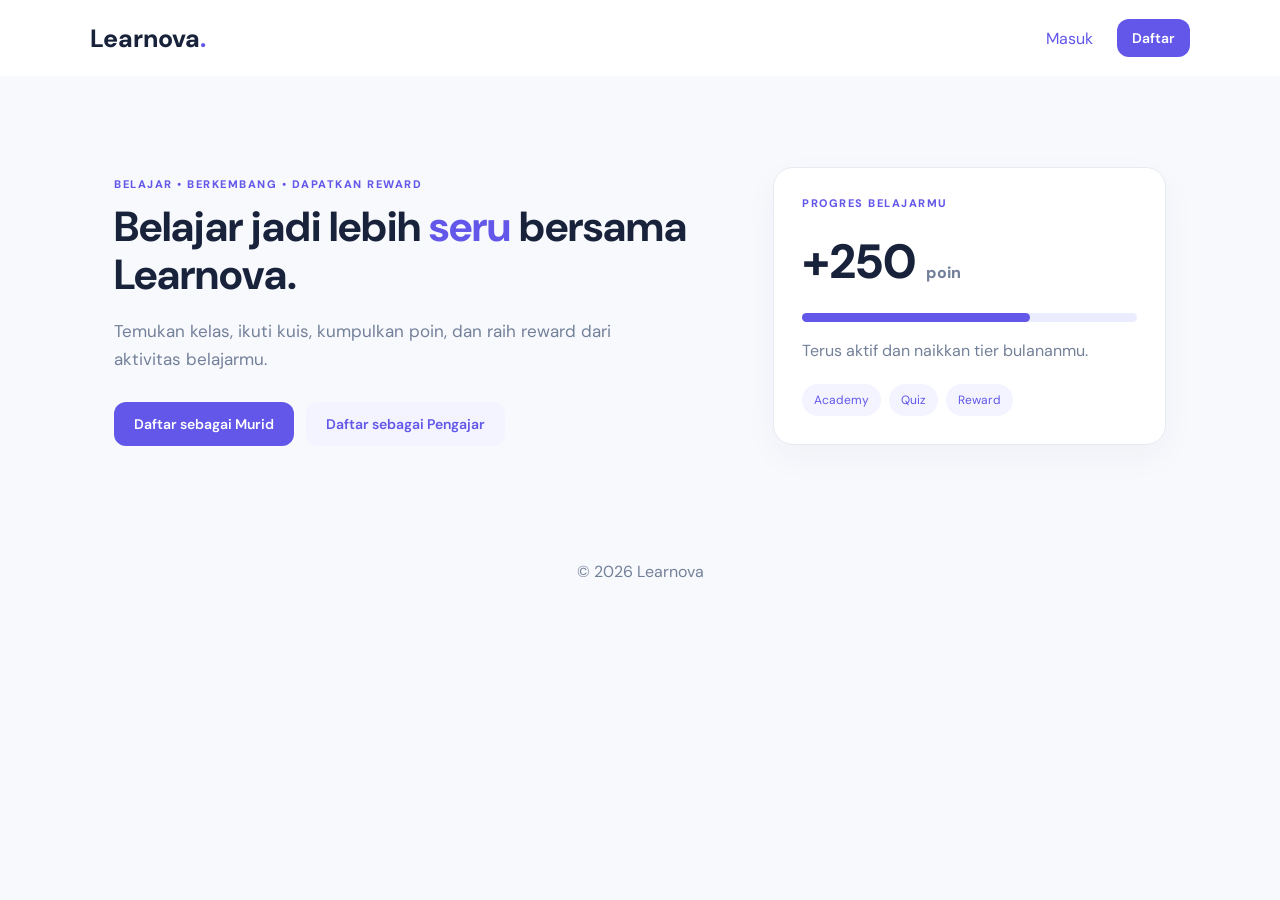
<file: Learnova/index.html>
<!doctype html>
<html lang="id"><head><meta charset="utf-8"><meta name="viewport" content="width=device-width,initial-scale=1"><title>Learnova</title><link rel="stylesheet" href="assets/css/style.css"></head>
<body class="landing"><header class="topbar"><a class="brand" href="index.html">Learnova<span>.</span></a><nav><a href="login.html">Masuk</a><a class="btn small" href="register.html">Daftar</a></nav></header>
<main class="hero"><div><p class="eyebrow">BELAJAR • BERKEMBANG • DAPATKAN REWARD</p><h1>Belajar jadi lebih <span>seru</span> bersama Learnova.</h1><p class="lead">Temukan kelas, ikuti kuis, kumpulkan poin, dan raih reward dari aktivitas belajarmu.</p><div class="actions"><a class="btn" href="register.html?role=murid">Daftar sebagai Murid</a><a class="btn ghost" href="register.html?role=pengajar">Daftar sebagai Pengajar</a></div></div><div class="hero-card"><div class="mini-label">PROGRES BELAJARMU</div><div class="score">+250 <small>poin</small></div><div class="progress"><i></i></div><p class="muted">Terus aktif dan naikkan tier bulananmu.</p><div class="pill-row"><span>Academy</span><span>Quiz</span><span>Reward</span></div></div></main><footer>© 2026 Learnova</footer></body></html>
</file>
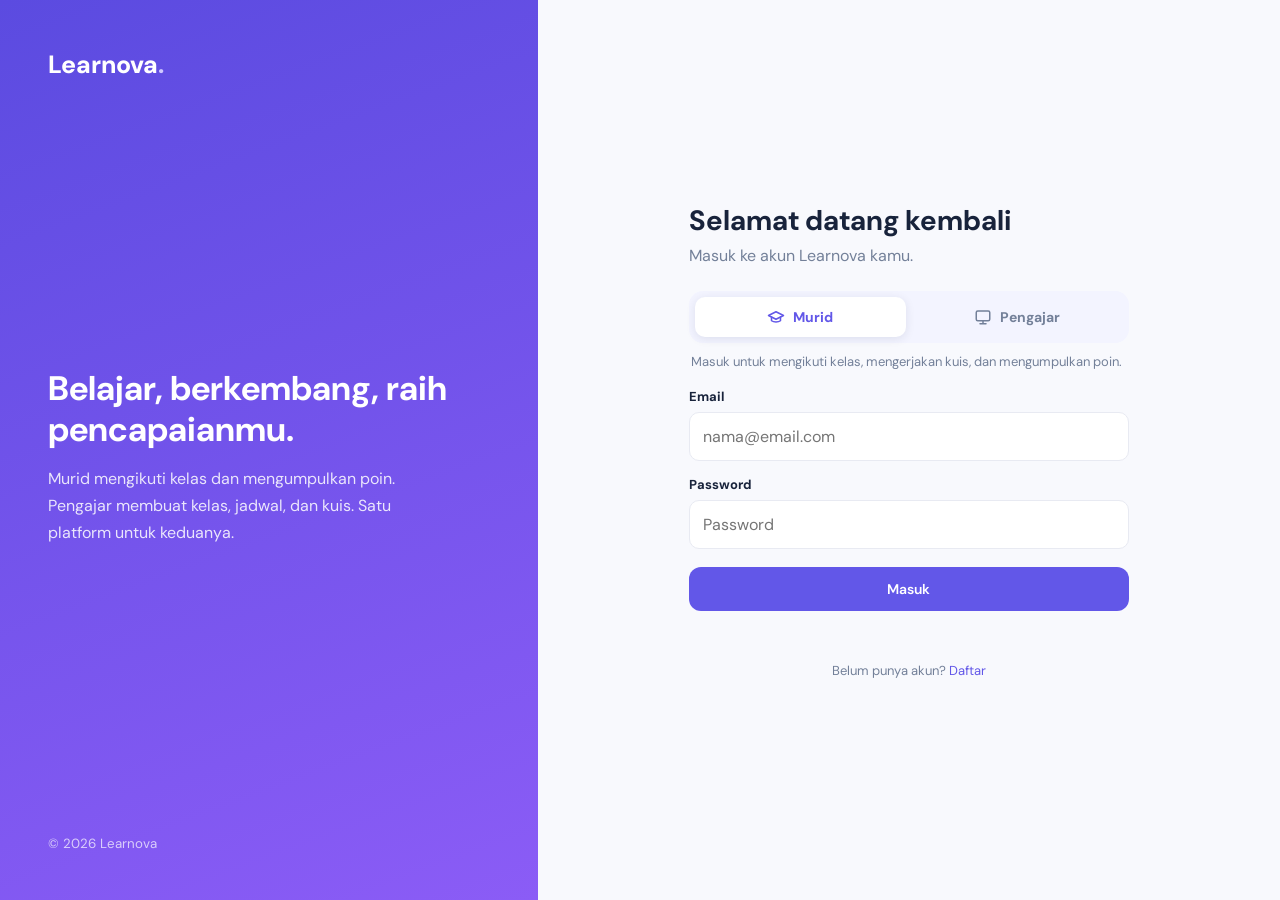
<file: Learnova/login.html>
<!doctype html><html lang="id"><head><meta charset="utf-8"><meta name="viewport" content="width=device-width,initial-scale=1"><title>Masuk • Learnova</title><link rel="stylesheet" href="assets/css/style.css"></head><body><div class="auth"><aside class="auth-side"><a class="brand" href="index.html">Learnova<span>.</span></a><div><h2>Belajar, berkembang, raih pencapaianmu.</h2><p>Murid mengikuti kelas dan mengumpulkan poin. Pengajar membuat kelas, jadwal, dan kuis. Satu platform untuk keduanya.</p></div><small>© 2026 Learnova</small></aside><main class="auth-main"><section class="panel"><a class="brand mobile-brand" href="index.html">Learnova<span>.</span></a><h1>Selamat datang kembali</h1><p class="muted" style="margin:0">Masuk ke akun Learnova kamu.</p><div class="role-tabs" role="tablist" aria-label="Pilih peran"><button type="button" class="role-tab" data-role="peserta" role="tab"><svg class="i" viewBox="0 0 24 24"><path d="M22 10 12 5 2 10l10 5z"/><path d="M6 12v5c3 2 9 2 12 0v-5"/></svg>Murid</button><button type="button" class="role-tab" data-role="penyelenggara" role="tab"><svg class="i" viewBox="0 0 24 24"><rect x="3" y="4" width="18" height="13" rx="2"/><path d="M8 21h8M12 17v4"/></svg>Pengajar</button></div><p class="role-hint" id="roleHint"></p><form id="loginForm"><input type="hidden" name="role" value="peserta"><label for="email">Email</label><input id="email" type="email" name="email" required placeholder="nama@email.com" autocomplete="email"><label for="password">Password</label><input id="password" type="password" name="password" required placeholder="Password" autocomplete="current-password"><button class="btn full">Masuk</button><p class="message" role="alert"></p></form><p class="muted center">Belum punya akun? <a id="switchLink" href="register.html">Daftar</a></p></section></main></div><script src="assets/js/app.js"></script></body></html>
</file>
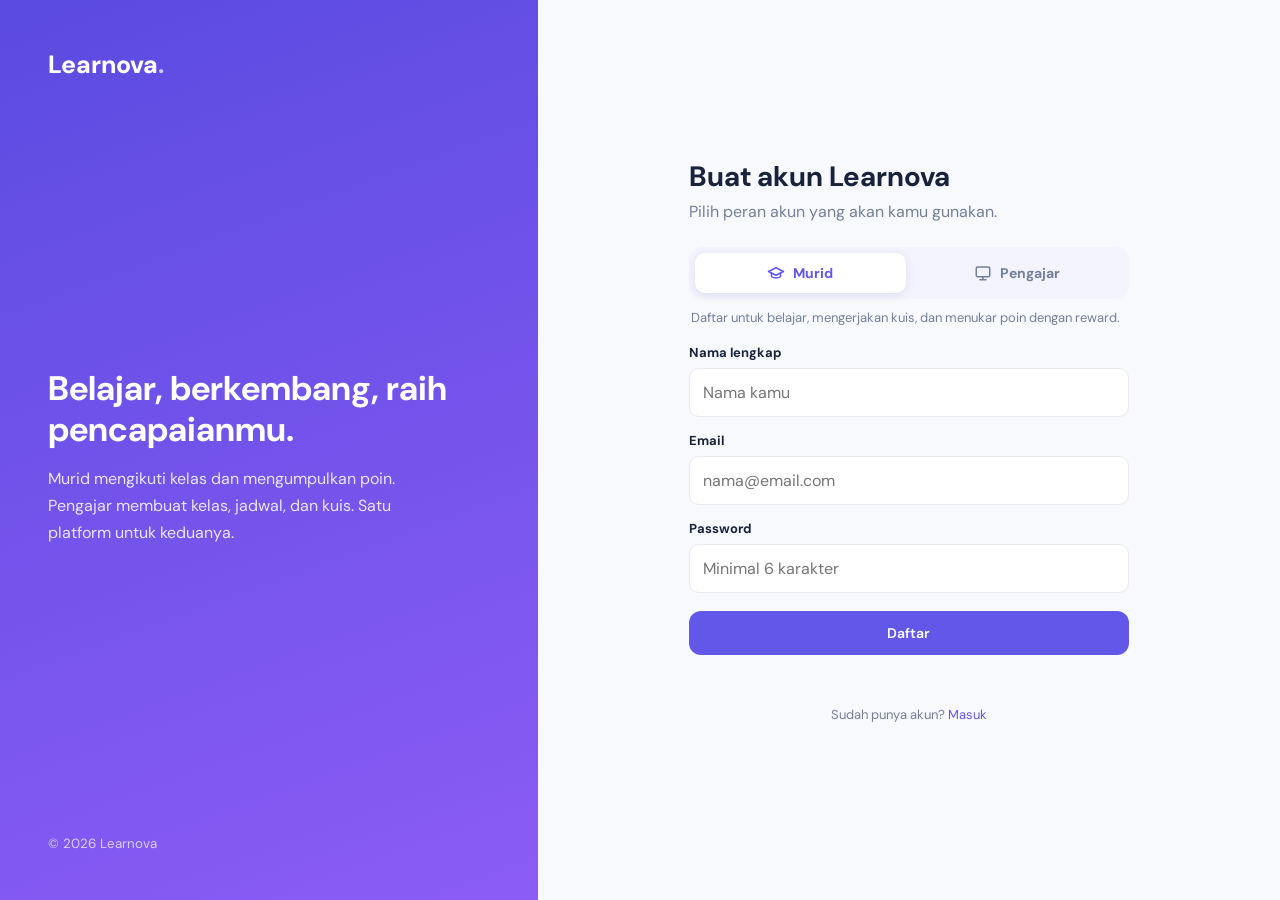
<file: Learnova/register.html>
<!doctype html><html lang="id"><head><meta charset="utf-8"><meta name="viewport" content="width=device-width,initial-scale=1"><title>Daftar • Learnova</title><link rel="stylesheet" href="assets/css/style.css"></head><body><div class="auth"><aside class="auth-side"><a class="brand" href="index.html">Learnova<span>.</span></a><div><h2>Belajar, berkembang, raih pencapaianmu.</h2><p>Murid mengikuti kelas dan mengumpulkan poin. Pengajar membuat kelas, jadwal, dan kuis. Satu platform untuk keduanya.</p></div><small>© 2026 Learnova</small></aside><main class="auth-main"><section class="panel"><a class="brand mobile-brand" href="index.html">Learnova<span>.</span></a><h1>Buat akun Learnova</h1><p class="muted" style="margin:0">Pilih peran akun yang akan kamu gunakan.</p><div class="role-tabs" role="tablist" aria-label="Pilih peran"><button type="button" class="role-tab" data-role="peserta" role="tab"><svg class="i" viewBox="0 0 24 24"><path d="M22 10 12 5 2 10l10 5z"/><path d="M6 12v5c3 2 9 2 12 0v-5"/></svg>Murid</button><button type="button" class="role-tab" data-role="penyelenggara" role="tab"><svg class="i" viewBox="0 0 24 24"><rect x="3" y="4" width="18" height="13" rx="2"/><path d="M8 21h8M12 17v4"/></svg>Pengajar</button></div><p class="role-hint" id="roleHint"></p><form id="registerForm"><input type="hidden" name="role" value="peserta"><label for="name">Nama lengkap</label><input id="name" name="name" required placeholder="Nama kamu" autocomplete="name"><label for="email">Email</label><input id="email" type="email" name="email" required placeholder="nama@email.com" autocomplete="email"><label for="password">Password</label><input id="password" type="password" name="password" minlength="6" required placeholder="Minimal 6 karakter" autocomplete="new-password"><button class="btn full">Daftar</button><p class="message" role="alert"></p></form><p class="muted center">Sudah punya akun? <a id="switchLink" href="login.html">Masuk</a></p></section></main></div><script src="assets/js/app.js"></script></body></html>
</file>
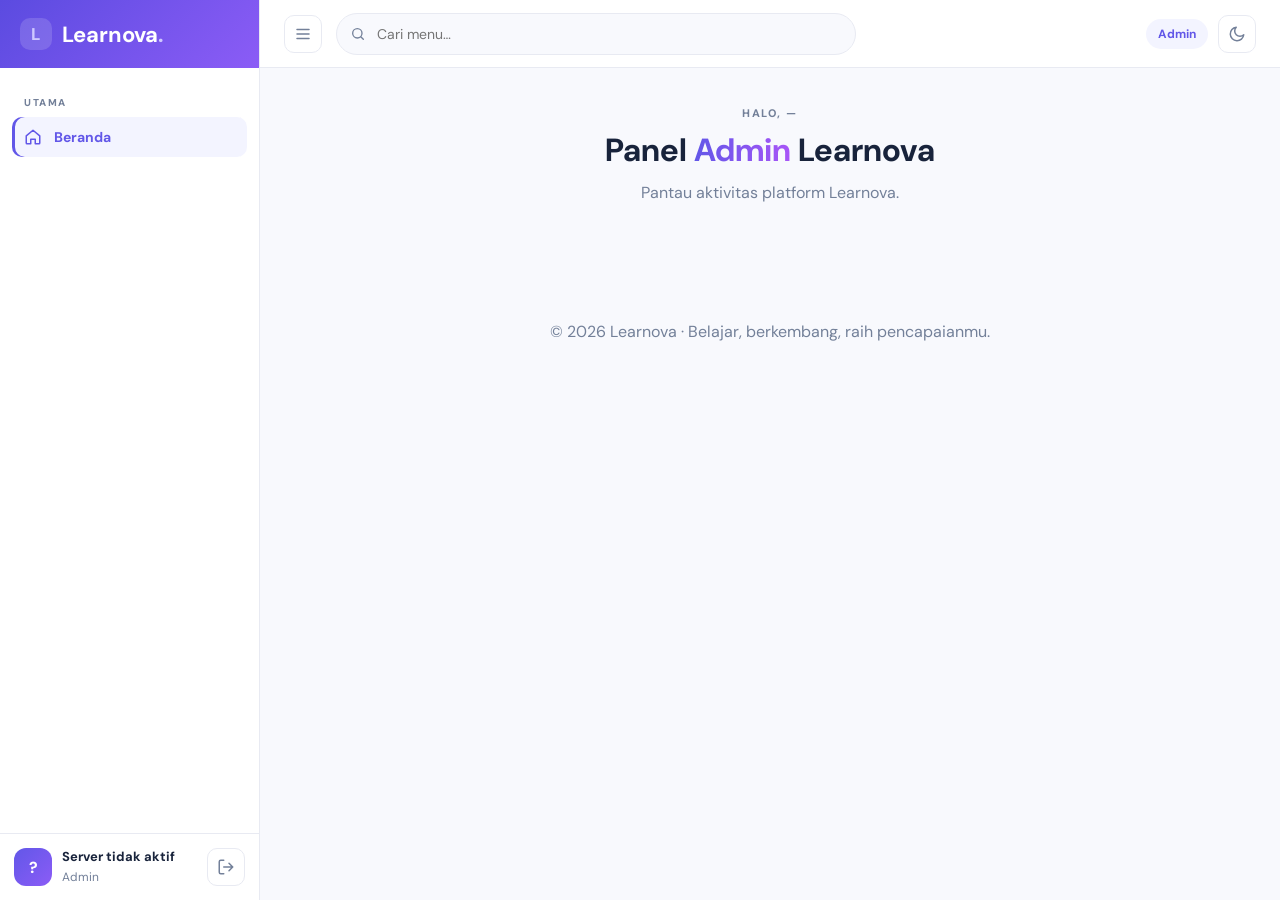
<file: Learnova/pages/admin/dashboard.html>
<!doctype html><html lang="id"><head><meta charset="utf-8"><meta name="viewport" content="width=device-width,initial-scale=1"><title>Dashboard Admin • Learnova</title><link rel="stylesheet" href="../../assets/css/style.css"><script src="../../assets/js/layout.js" defer></script></head><body data-role="admin" data-page="dashboard" data-title="Dashboard Admin"><noscript>Aktifkan JavaScript untuk memakai Learnova.</noscript></body></html>
</file>
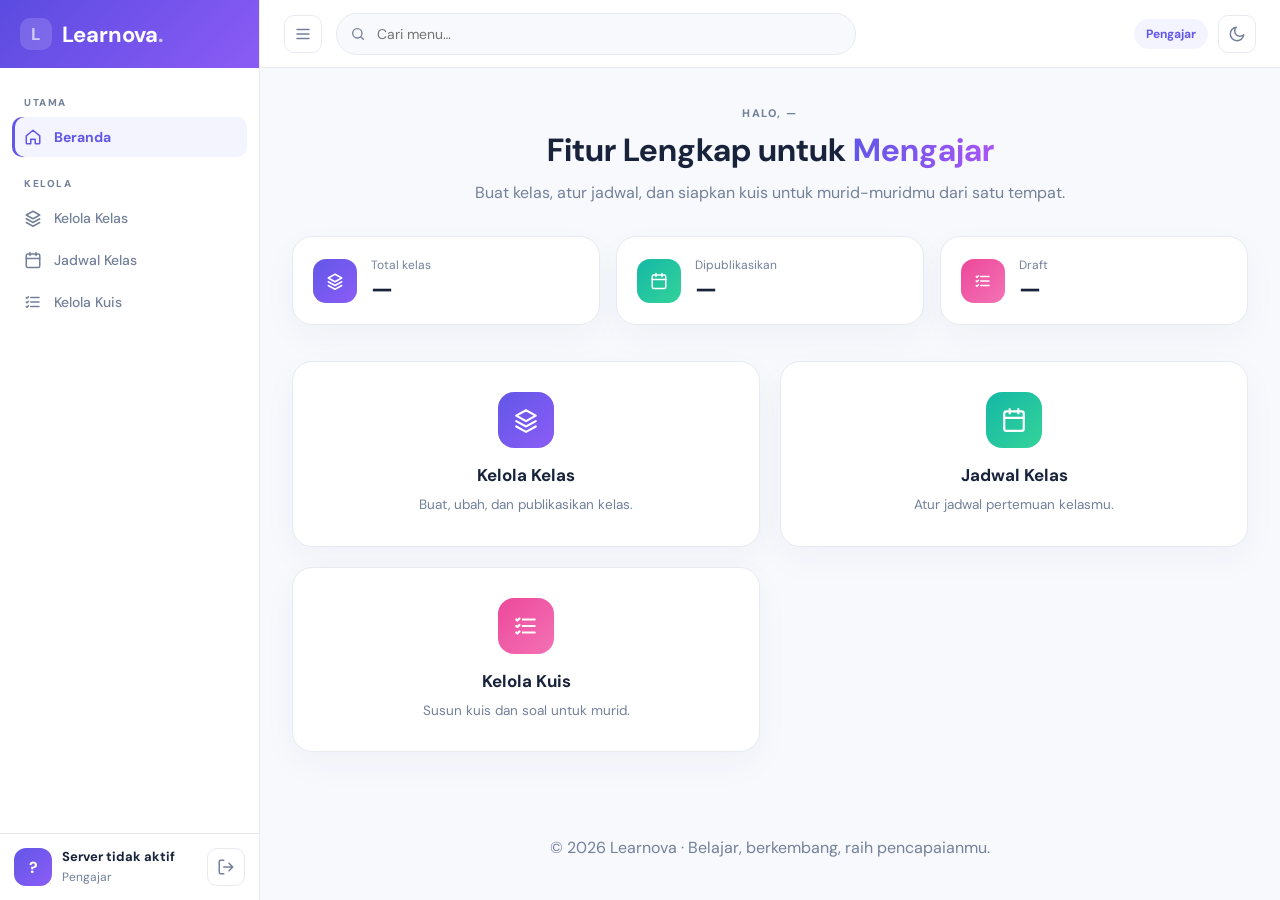
<file: Learnova/pages/penyelenggara/dashboard.html>
<!doctype html><html lang="id"><head><meta charset="utf-8"><meta name="viewport" content="width=device-width,initial-scale=1"><title>Beranda • Learnova</title><link rel="stylesheet" href="../../assets/css/style.css"><script src="../../assets/js/layout.js" defer></script></head><body data-role="penyelenggara" data-page="dashboard" data-title="Beranda"><noscript>Aktifkan JavaScript untuk memakai Learnova.</noscript></body></html>
</file>
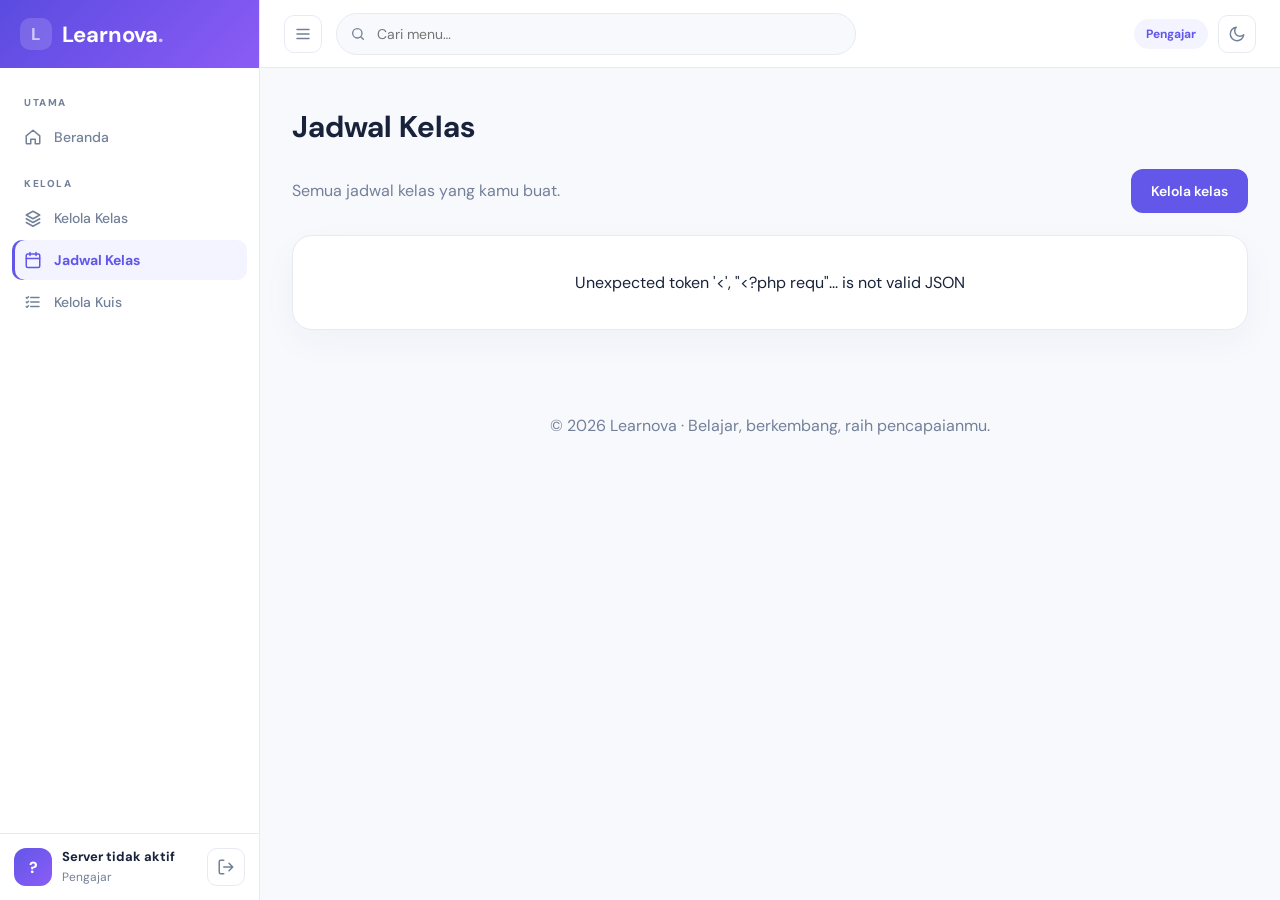
<file: Learnova/pages/penyelenggara/jadwal.html>
<!doctype html><html lang="id"><head><meta charset="utf-8"><meta name="viewport" content="width=device-width,initial-scale=1"><title>Jadwal Kelas • Learnova</title><link rel="stylesheet" href="../../assets/css/style.css"><link rel="stylesheet" href="../../assets/css/platform.css"><script src="../../assets/js/layout.js" defer></script><script src="../../assets/js/schedule.js" defer></script></head><body data-role="penyelenggara" data-page="jadwal" data-title="Jadwal Kelas"><div id="pageContent"><div class="platform-intro"><p>Semua jadwal kelas yang kamu buat.</p><a class="btn" href="kelas.html">Kelola kelas</a></div><div id="scheduleList" class="platform-grid"><article class="card platform-empty">Memuat jadwal...</article></div></div></body></html>
</file>
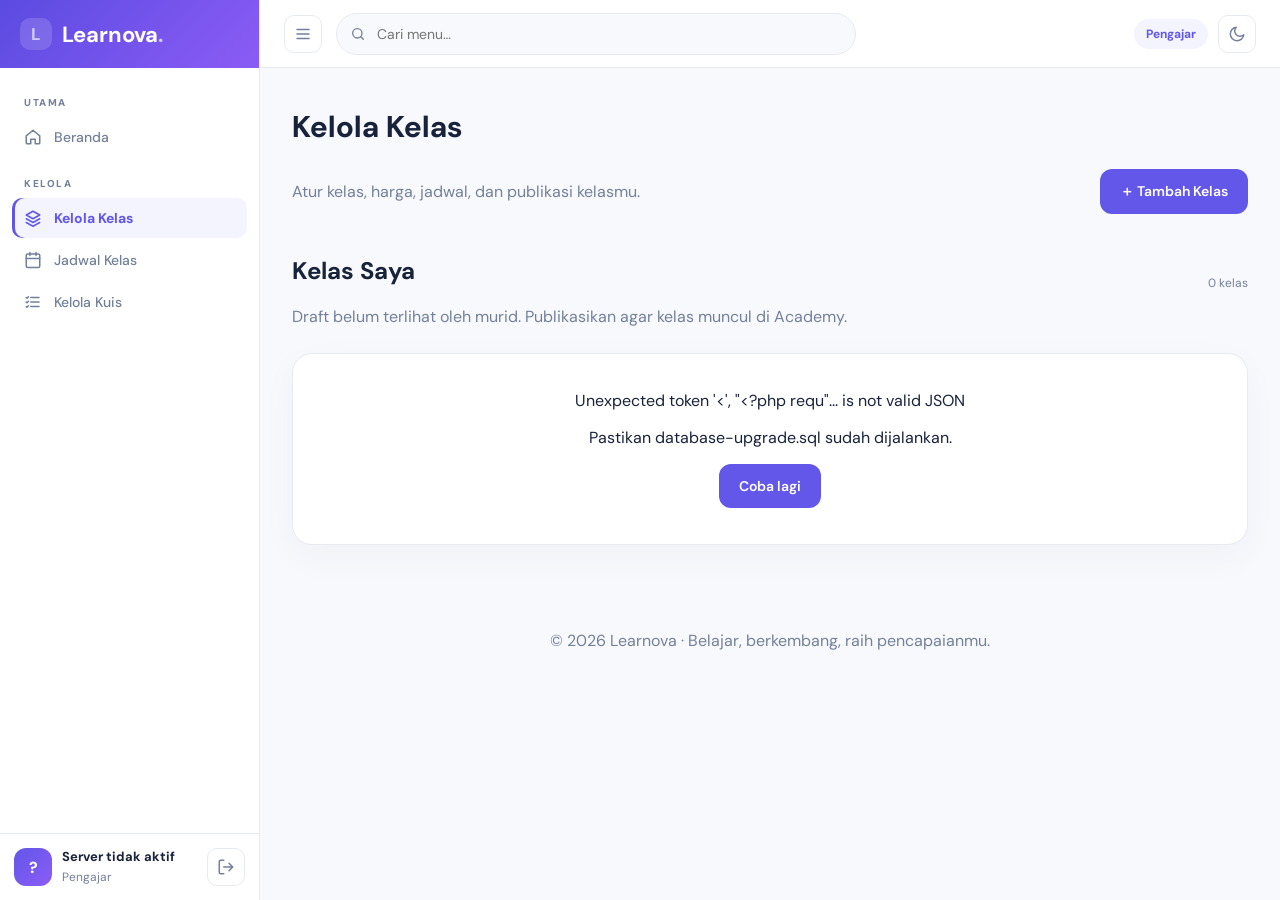
<file: Learnova/pages/penyelenggara/kelas.html>
<!doctype html><html lang="id"><head><meta charset="utf-8"><meta name="viewport" content="width=device-width,initial-scale=1"><title>Kelola Kelas • Learnova</title><link rel="stylesheet" href="../../assets/css/style.css"><link rel="stylesheet" href="../../assets/css/platform.css"><script src="../../assets/js/layout.js" defer></script><script src="../../assets/js/teacher-classes.js" defer></script></head>
<body data-role="penyelenggara" data-page="kelas" data-title="Kelola Kelas"><div id="pageContent">
<div class="platform-intro"><div><p>Atur kelas, harga, jadwal, dan publikasi kelasmu.</p></div><button class="btn" id="showForm">＋ Tambah Kelas</button></div>
<form class="card platform-form" id="classForm" hidden><h2 id="formTitle">Buat kelas baru</h2><div class="platform-form-row">
<div class="field"><label>Nama kelas</label><input name="title" required maxlength="150" placeholder="Contoh: Web Development Dasar"></div>
<div class="field"><label>Jadwal kelas</label><input name="schedule" type="datetime-local"></div></div>
<div class="field"><label>Deskripsi</label><textarea name="description" rows="3" placeholder="Materi dan tujuan kelas..."></textarea></div>
<div class="platform-form-row"><div class="field"><label>Jenis kelas</label><select name="access_type" id="accessType"><option value="free">Gratis</option><option value="paid">Berbayar</option></select></div><div class="field" id="priceField" hidden><label>Harga (Rupiah)</label><input name="price" type="number" min="1" step="1000" placeholder="150000"></div></div>
<div class="platform-actions"><button class="btn" type="submit" id="saveClass">Simpan Kelas</button><button class="btn secondary" type="button" id="cancelForm">Batal</button></div><p class="platform-message" id="formMessage"></p></form>
<div class="platform-intro"><div><h2>Kelas Saya</h2><p>Draft belum terlihat oleh murid. Publikasikan agar kelas muncul di Academy.</p></div><span class="platform-count" id="classCount">0 kelas</span></div>
<div class="platform-grid" id="classList"><article class="card platform-empty">Memuat kelas...</article></div></div></body></html>
</file>
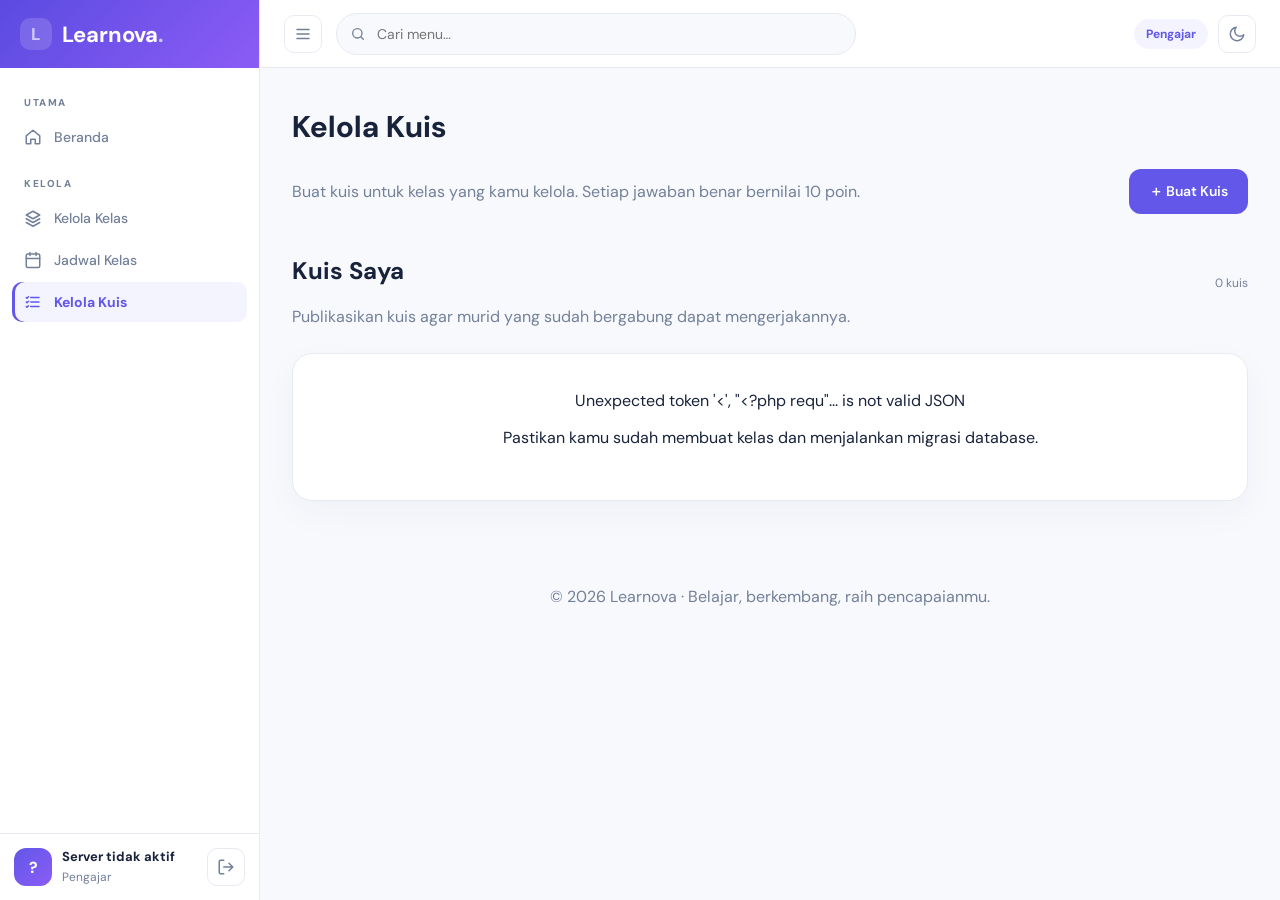
<file: Learnova/pages/penyelenggara/kuis.html>
<!doctype html><html lang="id"><head><meta charset="utf-8"><meta name="viewport" content="width=device-width,initial-scale=1"><title>Kelola Kuis • Learnova</title><link rel="stylesheet" href="../../assets/css/style.css"><link rel="stylesheet" href="../../assets/css/platform.css"><script src="../../assets/js/layout.js" defer></script><script src="../../assets/js/teacher-quizzes.js" defer></script></head><body data-role="penyelenggara" data-page="kuis" data-title="Kelola Kuis"><div id="pageContent">
<div class="platform-intro"><div><p>Buat kuis untuk kelas yang kamu kelola. Setiap jawaban benar bernilai 10 poin.</p></div><button class="btn" id="showQuizForm">＋ Buat Kuis</button></div>
<form class="card platform-form" id="quizForm" hidden><h2>Buat kuis baru</h2><div class="platform-form-row"><div class="field"><label>Kelas</label><select name="class_id" id="quizClass" required></select></div><div class="field"><label>Judul kuis</label><input name="title" required placeholder="Contoh: Kuis HTML Dasar"></div></div><div class="field"><label>Deskripsi</label><textarea name="description" rows="2"></textarea></div><div id="questionList"></div><div class="platform-actions"><button class="btn secondary" type="button" id="addQuestion">＋ Tambah soal</button><button class="btn" type="submit" id="saveQuiz">Simpan kuis</button><button class="btn secondary" type="button" id="cancelQuiz">Batal</button></div><p class="platform-message" id="quizMessage"></p></form>
<div class="platform-intro"><div><h2>Kuis Saya</h2><p>Publikasikan kuis agar murid yang sudah bergabung dapat mengerjakannya.</p></div><span class="platform-count" id="quizCount">0 kuis</span></div><div class="platform-grid" id="quizList"><article class="card platform-empty">Memuat kuis...</article></div>
</div></body></html>
</file>
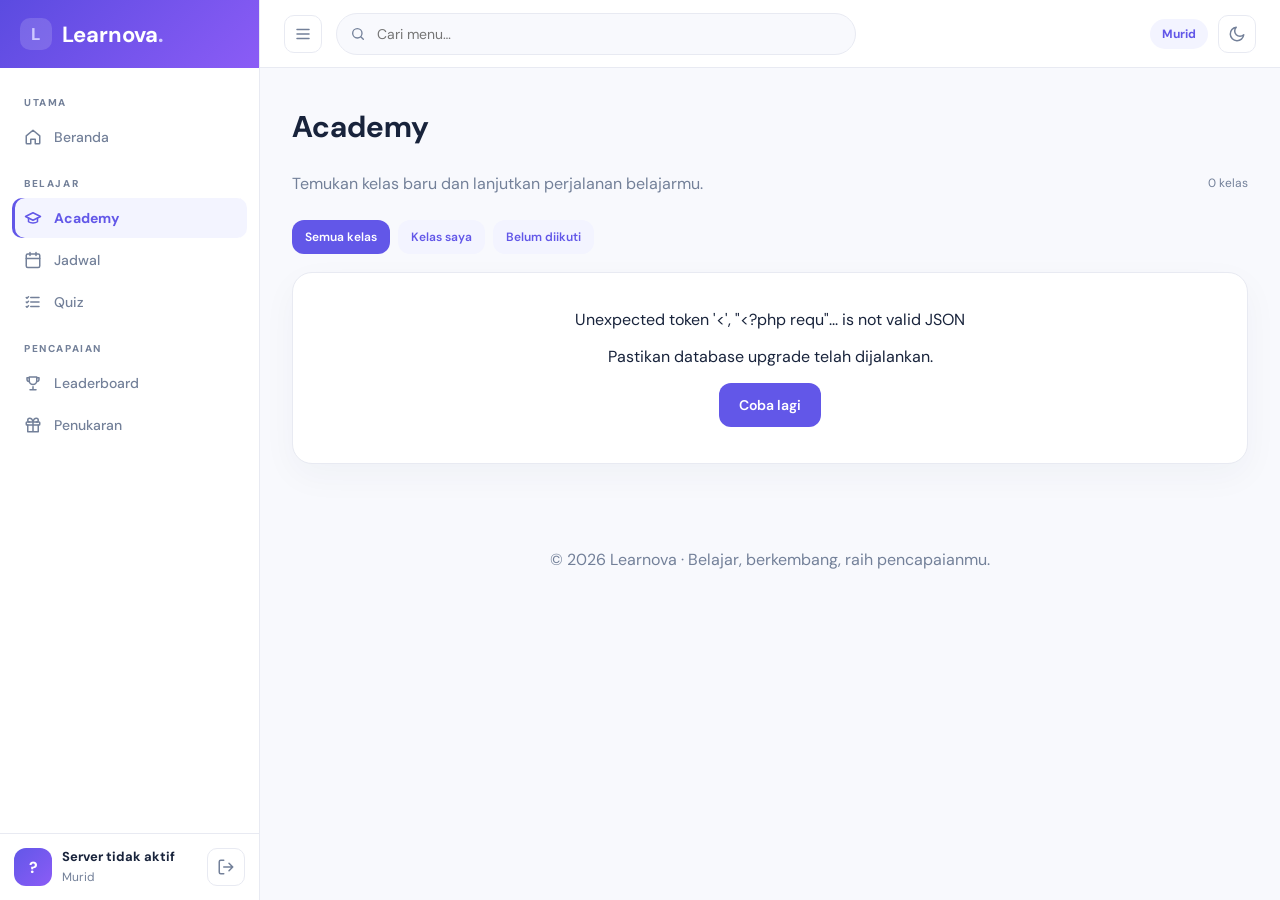
<file: Learnova/pages/peserta/academy.html>
<!doctype html><html lang="id"><head><meta charset="utf-8"><meta name="viewport" content="width=device-width,initial-scale=1"><title>Academy • Learnova</title><link rel="stylesheet" href="../../assets/css/style.css"><link rel="stylesheet" href="../../assets/css/platform.css"><script src="../../assets/js/layout.js" defer></script><script src="../../assets/js/academy-full.js" defer></script></head>
<body data-role="peserta" data-page="academy" data-title="Academy"><div id="pageContent">
<div class="platform-intro"><div><p>Temukan kelas baru dan lanjutkan perjalanan belajarmu.</p></div><span class="platform-count" id="academyCount">0 kelas</span></div>
<div class="platform-actions" style="margin-bottom:18px"><button class="btn" data-filter="all">Semua kelas</button><button class="btn secondary" data-filter="joined">Kelas saya</button><button class="btn secondary" data-filter="available">Belum diikuti</button></div>
<div class="platform-grid" id="academyList"><article class="card platform-empty">Memuat kelas...</article></div>
<div class="card platform-form" id="paymentBox" hidden><h2>Pembayaran kelas</h2><p id="paymentText"></p><p class="platform-message">Mode demo: tombol berikut hanya mensimulasikan pembayaran berhasil. Belum ada uang sungguhan yang diproses.</p><button class="btn" id="demoPay">Konfirmasi pembayaran demo</button><button class="btn secondary" id="cancelPay">Tutup</button></div>
</div></body></html>
</file>
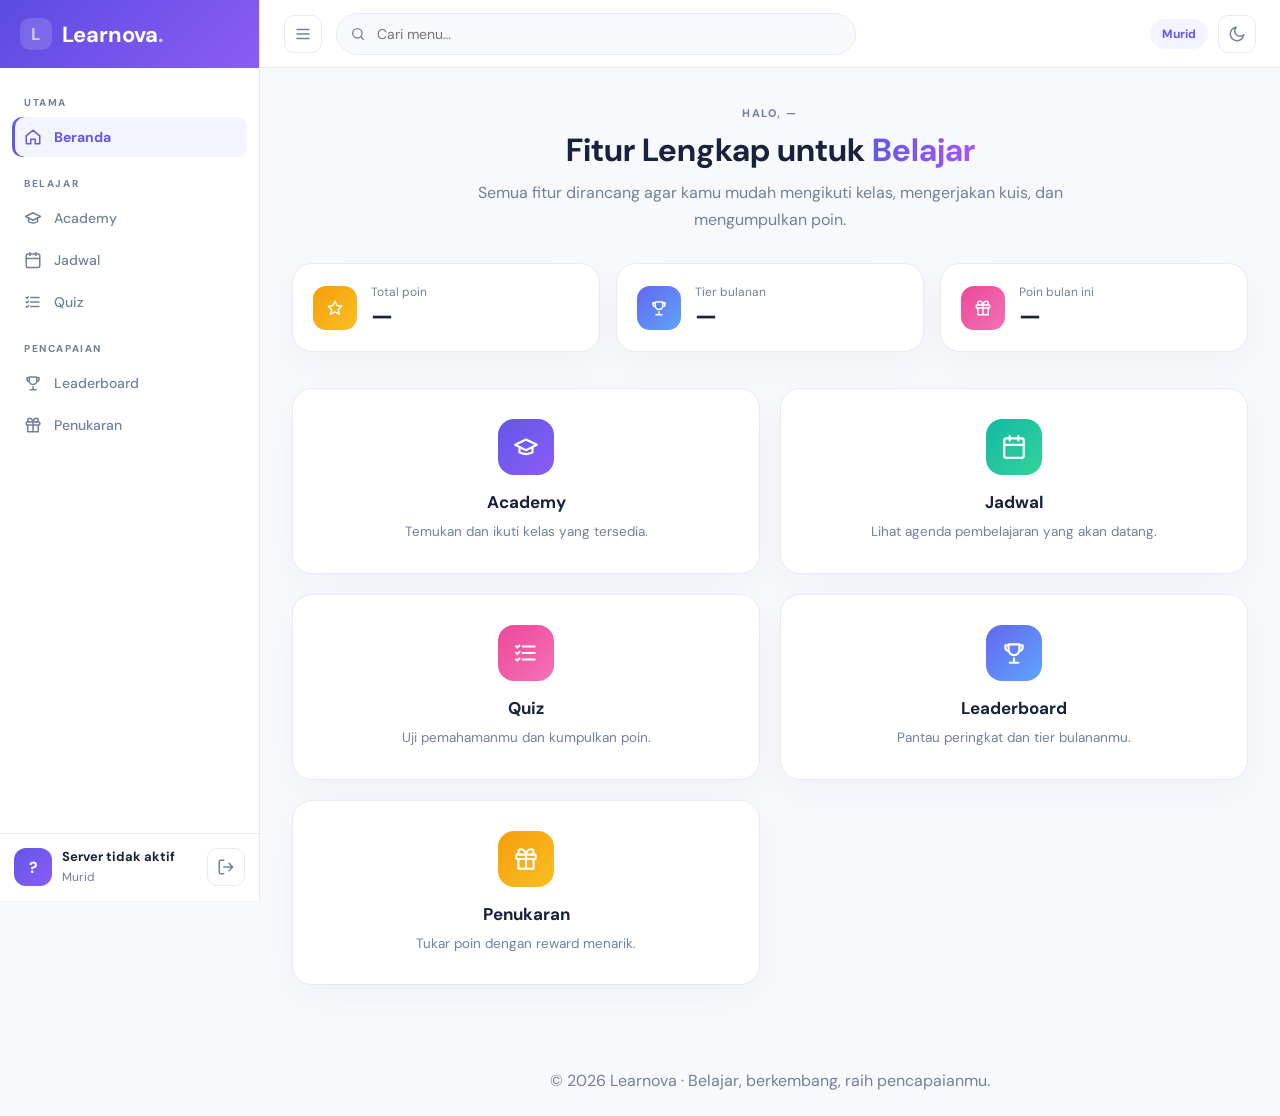
<file: Learnova/pages/peserta/dashboard.html>
<!doctype html><html lang="id"><head><meta charset="utf-8"><meta name="viewport" content="width=device-width,initial-scale=1"><title>Beranda • Learnova</title><link rel="stylesheet" href="../../assets/css/style.css"><script src="../../assets/js/layout.js" defer></script></head><body data-role="peserta" data-page="dashboard" data-title="Beranda"><noscript>Aktifkan JavaScript untuk memakai Learnova.</noscript></body></html>
</file>
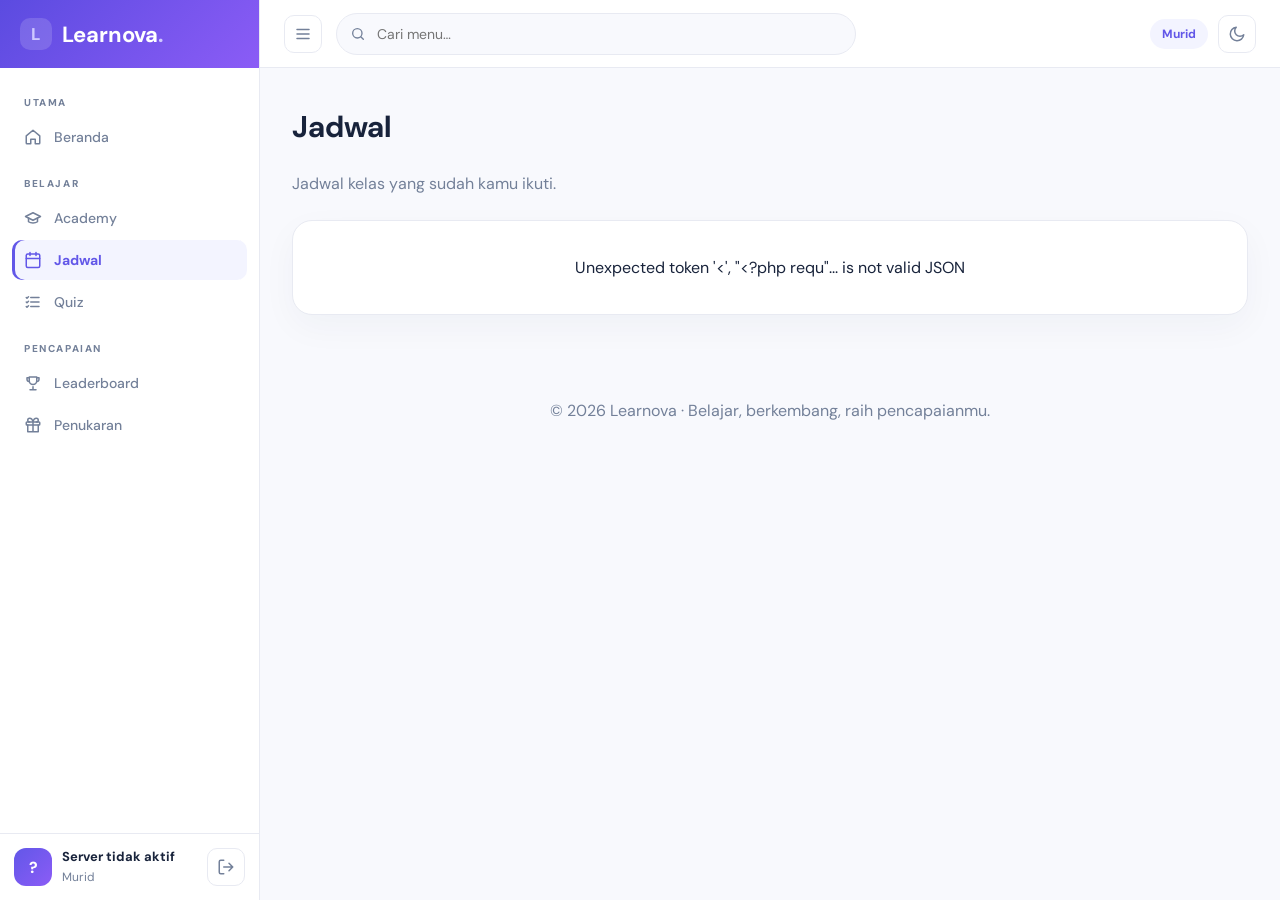
<file: Learnova/pages/peserta/jadwal.html>
<!doctype html><html lang="id"><head><meta charset="utf-8"><meta name="viewport" content="width=device-width,initial-scale=1"><title>Jadwal • Learnova</title><link rel="stylesheet" href="../../assets/css/style.css"><link rel="stylesheet" href="../../assets/css/platform.css"><script src="../../assets/js/layout.js" defer></script><script src="../../assets/js/schedule.js" defer></script></head><body data-role="peserta" data-page="jadwal" data-title="Jadwal"><div id="pageContent"><div class="platform-intro"><p>Jadwal kelas yang sudah kamu ikuti.</p></div><div id="scheduleList" class="platform-grid"><article class="card platform-empty">Memuat jadwal...</article></div></div></body></html>
</file>
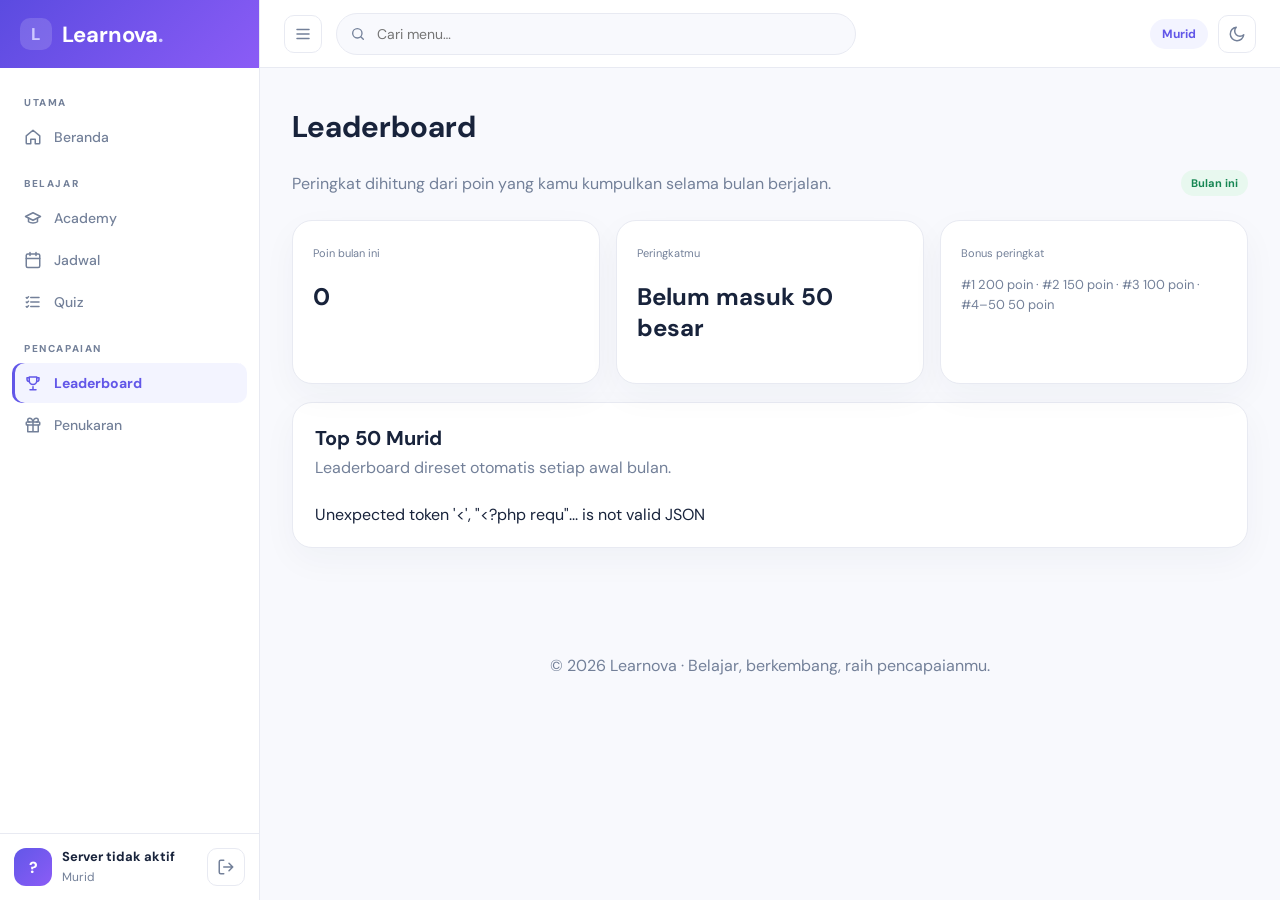
<file: Learnova/pages/peserta/leaderboard.html>
<!doctype html><html lang="id"><head><meta charset="utf-8"><meta name="viewport" content="width=device-width,initial-scale=1"><title>Leaderboard • Learnova</title><link rel="stylesheet" href="../../assets/css/style.css"><link rel="stylesheet" href="../../assets/css/platform.css"><script src="../../assets/js/layout.js" defer></script><script src="../../assets/js/leaderboard.js" defer></script></head><body data-role="peserta" data-page="leaderboard" data-title="Leaderboard"><div id="pageContent">
<div class="platform-intro"><div><p>Peringkat dihitung dari poin yang kamu kumpulkan selama bulan berjalan.</p></div><span class="pill green" id="monthLabel">Bulan ini</span></div>
<div class="platform-grid" style="margin-bottom:18px"><article class="card platform-card"><small class="rank-sub">Poin bulan ini</small><h2 id="myPoints">0</h2></article><article class="card platform-card"><small class="rank-sub">Peringkatmu</small><h2 id="myRank">Belum masuk 50 besar</h2></article><article class="card platform-card"><small class="rank-sub">Bonus peringkat</small><p>#1 200 poin · #2 150 poin · #3 100 poin · #4–50 50 poin</p></article></div>
<div class="card platform-form"><div class="platform-intro"><div><h2>Top 50 Murid</h2><p>Leaderboard direset otomatis setiap awal bulan.</p></div></div><div id="leaderboardList">Memuat peringkat...</div></div>
</div></body></html>
</file>
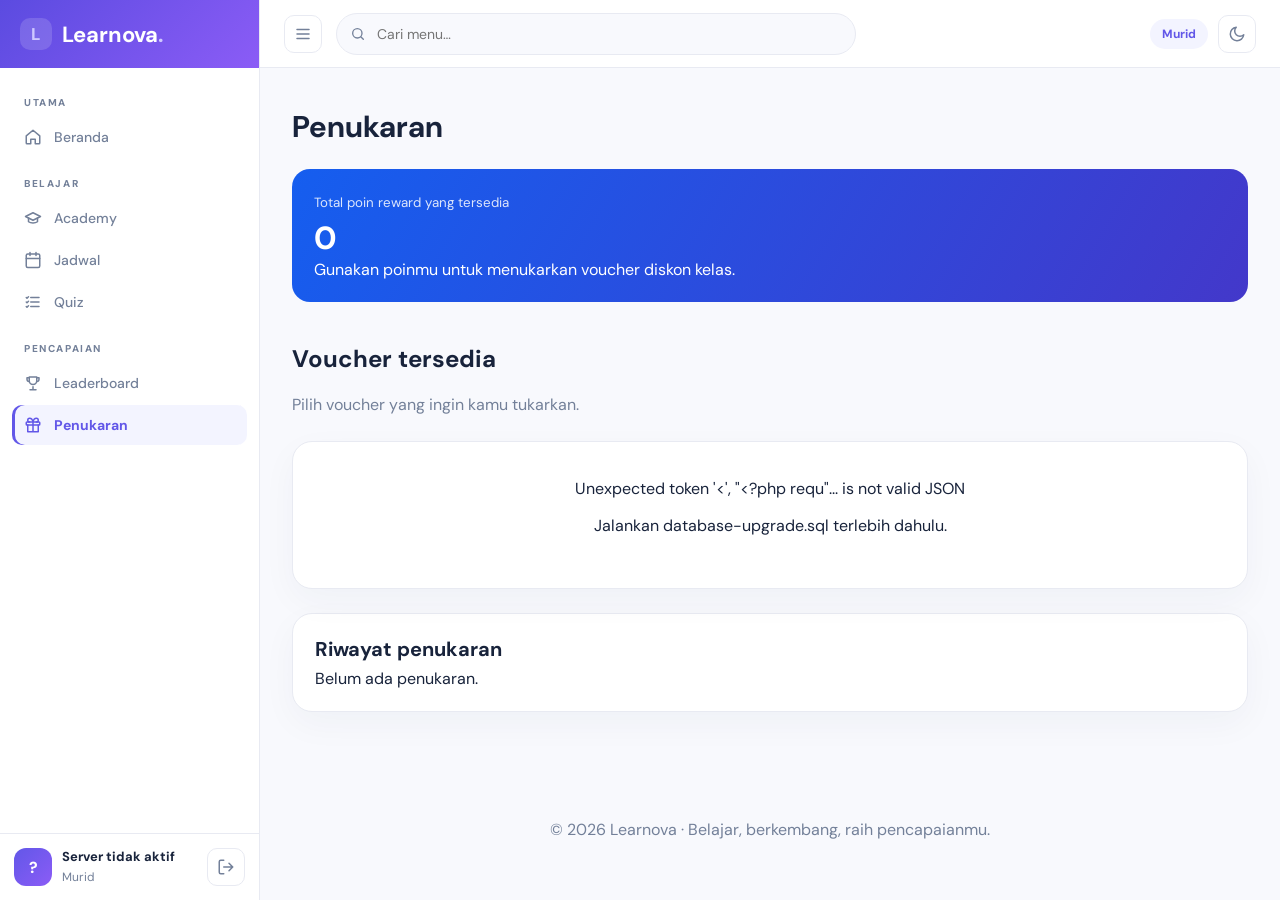
<file: Learnova/pages/peserta/penukaran.html>
<!doctype html><html lang="id"><head><meta charset="utf-8"><meta name="viewport" content="width=device-width,initial-scale=1"><title>Penukaran • Learnova</title><link rel="stylesheet" href="../../assets/css/style.css"><link rel="stylesheet" href="../../assets/css/platform.css"><script src="../../assets/js/layout.js" defer></script><script src="../../assets/js/rewards.js" defer></script></head><body data-role="peserta" data-page="penukaran" data-title="Penukaran"><div id="pageContent">
<div class="balance-card"><small>Total poin reward yang tersedia</small><strong id="rewardBalance">0</strong><span>Gunakan poinmu untuk menukarkan voucher diskon kelas.</span></div>
<div class="platform-intro"><div><h2>Voucher tersedia</h2><p>Pilih voucher yang ingin kamu tukarkan.</p></div></div><div class="platform-grid" id="rewardList"><article class="card platform-empty">Memuat voucher...</article></div>
<div class="card platform-form" style="margin-top:24px"><h2>Riwayat penukaran</h2><div id="rewardHistory">Belum ada penukaran.</div></div>
</div></body></html>
</file>
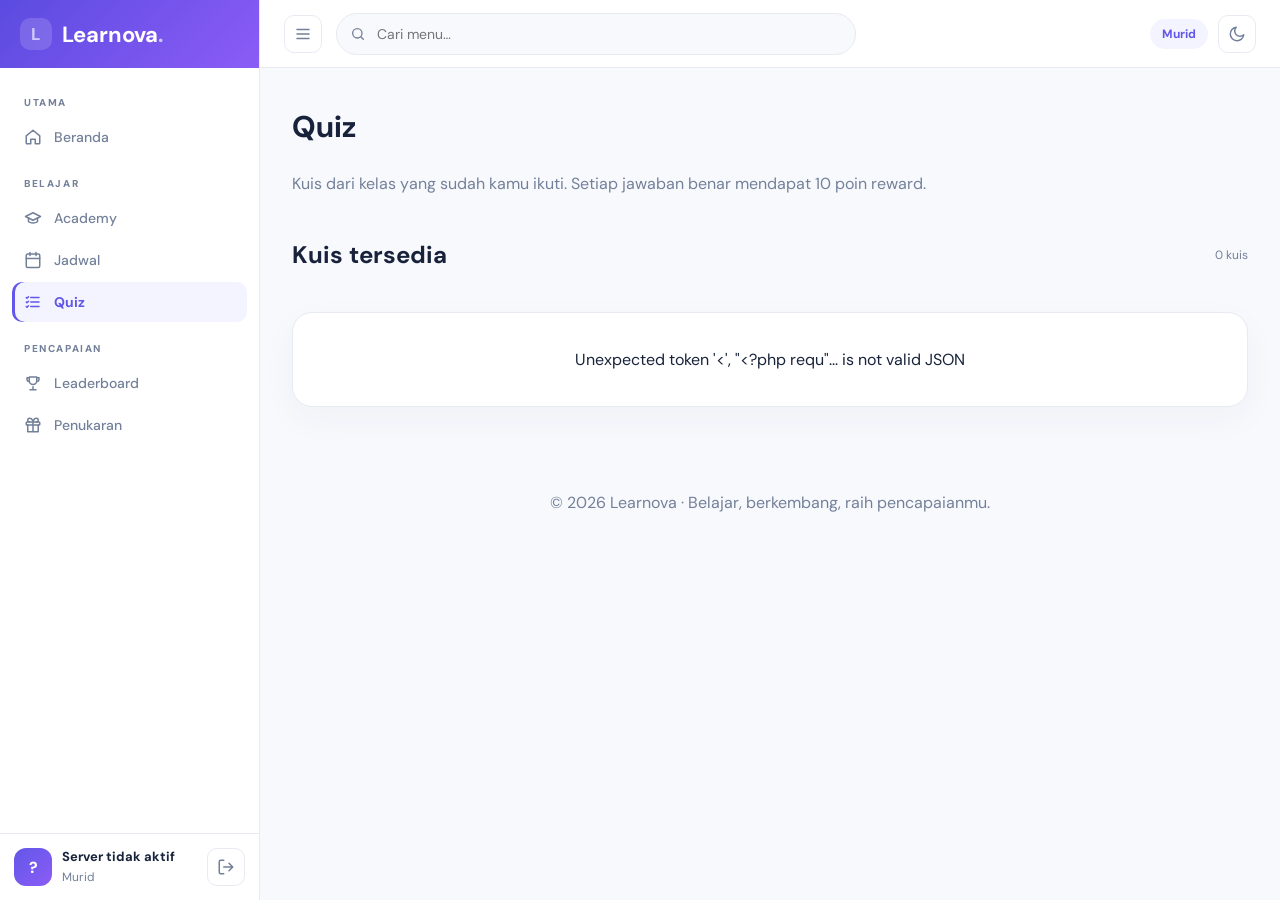
<file: Learnova/pages/peserta/quiz.html>
<!doctype html><html lang="id"><head><meta charset="utf-8"><meta name="viewport" content="width=device-width,initial-scale=1"><title>Quiz • Learnova</title><link rel="stylesheet" href="../../assets/css/style.css"><link rel="stylesheet" href="../../assets/css/platform.css"><link rel="stylesheet" href="../../assets/css/student-quiz-timed.css"><script src="../../assets/js/layout.js" defer></script><script src="../../assets/js/student-quizzes.js" defer></script></head><body data-role="peserta" data-page="quiz" data-title="Quiz"><div id="pageContent">
<div class="platform-intro"><p>Kuis dari kelas yang sudah kamu ikuti. Setiap jawaban benar mendapat 10 poin reward.</p></div>
<div id="quizPanel" class="card timed-quiz-panel" hidden>
  <div class="timed-quiz-top"><div><span class="quiz-kicker">SEDANG MENGERJAKAN</span><h2 id="quizTitle">Kuis</h2><p id="quizDescription"></p></div><button class="btn secondary" id="closeQuiz" type="button">Keluar</button></div>
  <div id="questionArea"></div><div id="quizResult"></div>
</div>
<div class="platform-intro"><div><h2>Kuis tersedia</h2></div><span class="platform-count" id="quizCount">0 kuis</span></div><div class="platform-grid" id="studentQuizList"><article class="card platform-empty">Memuat kuis...</article></div>
</div></body></html>
</file>
<file: Learnova/assets/css/style.css>
@import url('https://fonts.googleapis.com/css2?family=DM+Sans:wght@400;500;600;700;800&display=swap');

:root{
  --ink:#18233b;--muted:#738099;--primary:#6257e8;--primary-2:#8b5cf6;--soft:#f3f4ff;--line:#e8eaf2;
  --bg:#f8f9fd;--surface:#ffffff;--danger:#d14b4b;--ok:#1a9a6b;
  --shadow:0 12px 35px #1d27500a;
  --side-w:260px;
}
:root[data-theme="dark"]{
  --ink:#e9ecf6;--muted:#98a3bd;--primary:#8b83ff;--primary-2:#a78bfa;--soft:#262b4a;--line:#2a3050;
  --bg:#0f1224;--surface:#171b33;--shadow:0 12px 35px #00000040;
}
*{box-sizing:border-box}
html{scroll-behavior:smooth}
body{margin:0;font-family:'DM Sans',Arial,sans-serif;color:var(--ink);background:var(--bg)}
a{color:var(--primary);text-decoration:none}
button{font-family:inherit}
svg.i{width:18px;height:18px;fill:none;stroke:currentColor;stroke-width:2;stroke-linecap:round;stroke-linejoin:round;flex:none}

/* ---------- shared bits ---------- */
.brand{font-size:25px;font-weight:800;color:var(--ink)}
.brand span,.hero h1 span{color:var(--primary)}
.btn{display:inline-block;background:var(--primary);color:#fff;border:0;border-radius:12px;padding:13px 20px;font:600 14px 'DM Sans',Arial,sans-serif;cursor:pointer;text-align:center}
.btn.small{padding:10px 15px}
.btn.ghost{background:var(--soft);color:var(--primary)}
.btn.full{width:100%;margin-top:18px}
.btn:disabled{opacity:.6;cursor:wait}
.eyebrow,.side-caption,.mini-label{font-size:11px;font-weight:800;letter-spacing:1.5px;color:var(--primary)}
h1{font-size:42px;line-height:1.15;margin:12px 0}
.muted{color:var(--muted);line-height:1.6}
.card{background:var(--surface);border:1px solid var(--line);border-radius:20px;padding:28px;box-shadow:var(--shadow)}
footer{text-align:center;color:var(--muted);padding:25px}

/* ---------- landing ---------- */
.topbar{height:76px;padding:0 7%;display:flex;align-items:center;justify-content:space-between;background:var(--surface)}
nav{display:flex;align-items:center;gap:24px}
.hero{max-width:1100px;margin:90px auto;display:grid;grid-template-columns:1.2fr .8fr;gap:70px;align-items:center;padding:0 24px}
.lead{font-size:17px;line-height:1.7;color:var(--muted);max-width:550px}
.actions{display:flex;gap:12px;margin-top:28px;flex-wrap:wrap}
.hero-card{background:var(--surface);border:1px solid var(--line);border-radius:20px;padding:28px;box-shadow:var(--shadow)}
.score{font-size:48px;font-weight:800;margin:20px 0}
.score small{font-size:16px;color:var(--muted)}
.progress{height:9px;border-radius:9px;background:#ececff}
.progress i{display:block;width:68%;height:100%;background:var(--primary);border-radius:9px}
.pill-row{display:flex;gap:8px;margin-top:20px}
.pill-row span{background:var(--soft);color:var(--primary);padding:8px 12px;border-radius:20px;font-size:12px}

/* ---------- auth (login / register) ---------- */
.auth{min-height:100vh;display:grid;grid-template-columns:minmax(300px,42%) 1fr}
.auth-side{background:linear-gradient(160deg,#5b4be0,#8b5cf6);color:#fff;padding:48px;display:flex;flex-direction:column;justify-content:space-between}
.auth-side .brand{color:#fff}
.auth-side .brand span{color:#cfc8ff}
.auth-side h2{font-size:34px;line-height:1.2;margin:0 0 14px}
.auth-side p{opacity:.85;line-height:1.7;max-width:380px;margin:0}
.auth-side small{opacity:.7}
.auth-main{display:flex;align-items:center;justify-content:center;padding:32px 20px}
.panel{width:100%;max-width:440px}
.panel h1{font-size:28px;margin:0 0 6px}
.mobile-brand{display:none;text-align:center;margin-bottom:22px}
.role-tabs{display:grid;grid-template-columns:1fr 1fr;gap:6px;background:var(--soft);padding:6px;border-radius:14px;margin:22px 0 4px}
.role-tab{display:flex;align-items:center;justify-content:center;gap:8px;border:0;background:transparent;color:var(--muted);padding:11px 8px;border-radius:10px;font-weight:700;font-size:14px;cursor:pointer;transition:.15s}
.role-tab.active{background:var(--surface);color:var(--primary);box-shadow:0 2px 10px #1d27501a}
.role-hint{font-size:13px;color:var(--muted);margin:10px 2px 0;min-height:20px}
.panel form{margin-top:10px}
label{display:block;font-size:13px;font-weight:700;margin:15px 0 7px}
input,select{width:100%;padding:13px;border:1px solid var(--line);border-radius:10px;font:inherit;background:var(--surface);color:var(--ink)}
input:focus,select:focus{outline:2px solid var(--primary);outline-offset:-1px;border-color:transparent}
.center{text-align:center;font-size:13px;margin-top:20px}
.message{font-size:13px;color:var(--danger);min-height:18px;margin:12px 0 0}
.message.ok{color:var(--ok)}

/* ---------- app shell (dashboard) ---------- */
.app{min-height:100vh}
.sidebar{position:fixed;inset:0 auto 0 0;width:var(--side-w);background:var(--surface);border-right:1px solid var(--line);display:flex;flex-direction:column;z-index:60;transition:transform .25s ease}
.side-head{background:linear-gradient(135deg,#5b4be0,#8b5cf6);padding:0 20px;height:68px;display:flex;align-items:center;justify-content:space-between;flex:none;border-radius:0 0 0 0}
.side-head .brand{color:#fff;font-size:22px;display:flex;align-items:center;gap:10px}
.side-head .brand span{color:#cfc8ff}
.logo-mark{width:32px;height:32px;border-radius:10px;background:#ffffff26;display:grid;place-items:center;font-size:17px;font-weight:800}
.side-close{display:none;background:#ffffff26;border:0;color:#fff;width:34px;height:34px;border-radius:10px;cursor:pointer;place-items:center}
.side-scroll{display:block;gap:0;flex:1;overflow-y:auto;padding:8px 12px 16px}
.side-caption{display:block;margin:20px 12px 8px;font-size:10px;letter-spacing:1.6px;color:var(--muted)}
.nav-item{display:flex;align-items:center;gap:12px;padding:11px 12px;border-radius:10px;color:var(--muted);font-size:14px;font-weight:500;margin-bottom:2px}
.nav-item:hover{background:var(--soft);color:var(--primary)}
.nav-item.active{background:var(--soft);color:var(--primary);font-weight:700;box-shadow:inset 3px 0 0 var(--primary)}
.nav-item.hide{display:none}
.side-foot{border-top:1px solid var(--line);padding:14px;display:flex;align-items:center;gap:10px;flex:none}
.avatar{width:38px;height:38px;border-radius:12px;background:linear-gradient(135deg,#6257e8,#8b5cf6);color:#fff;display:grid;place-items:center;font-weight:800;flex:none}
.who{min-width:0;flex:1}
.who b{display:block;font-size:13px;white-space:nowrap;overflow:hidden;text-overflow:ellipsis}
.who small{color:var(--muted);font-size:12px}
.icon-btn{width:38px;height:38px;border-radius:10px;border:1px solid var(--line);background:var(--surface);color:var(--muted);display:grid;place-items:center;cursor:pointer;flex:none}
.icon-btn:hover{color:var(--primary);background:var(--soft)}
.scrim{position:fixed;inset:0;background:#0b0f2166;backdrop-filter:blur(2px);opacity:0;pointer-events:none;transition:opacity .25s;z-index:55}

.main{margin-left:var(--side-w);min-height:100vh;transition:margin .25s ease}
.top{position:sticky;top:0;z-index:40;height:68px;background:color-mix(in srgb,var(--surface) 92%,transparent);backdrop-filter:blur(8px);border-bottom:1px solid var(--line);display:flex;align-items:center;gap:14px;padding:0 24px}
.search{flex:1;max-width:520px;position:relative}
.search svg{position:absolute;left:14px;top:50%;transform:translateY(-50%);color:var(--muted);width:16px;height:16px}
.search input{padding:11px 14px 11px 40px;border-radius:999px;background:var(--bg);font-size:14px}
.top-right{margin-left:auto;display:flex;align-items:center;gap:10px}
.role-badge{font-size:12px;font-weight:700;color:var(--primary);background:var(--soft);padding:7px 12px;border-radius:999px}
.content{padding:36px 32px 60px;max-width:1100px;margin:0 auto}
.page-title{font-size:30px;margin:6px 0 24px}
.section-head{text-align:center;margin:0 auto 30px;max-width:620px}
.section-head h2{font-size:32px;line-height:1.2;margin:8px 0 10px}
.section-head h2 span{background:linear-gradient(90deg,#6257e8,#a855f7);-webkit-background-clip:text;background-clip:text;color:transparent}
.section-head p{margin:0;color:var(--muted);line-height:1.7}
.stats{display:grid;grid-template-columns:repeat(auto-fit,minmax(200px,1fr));gap:16px;margin-bottom:36px}
.stat{display:flex;align-items:center;gap:14px;padding:20px}
.stat .ico{width:44px;height:44px;border-radius:13px;display:grid;place-items:center;color:#fff;flex:none}
.stat small{color:var(--muted);font-size:12px;display:block}
.stat b{font-size:24px}
.features{display:grid;grid-template-columns:repeat(2,1fr);gap:20px}
.feature-card{display:flex;flex-direction:column;align-items:center;text-align:center;padding:30px 24px;color:var(--ink);transition:transform .18s,box-shadow .18s}
.feature-card:hover{transform:translateY(-4px);box-shadow:0 18px 40px #1d27501a}
.feature-card.hide{display:none}
.tile{width:56px;height:56px;border-radius:16px;display:grid;place-items:center;color:#fff;margin-bottom:16px}
.tile svg.i{width:26px;height:26px}
.feature-card h3{margin:0 0 8px;font-size:17px}
.feature-card p{margin:0;font-size:13.5px;color:var(--muted);line-height:1.6}
.g1{background:linear-gradient(135deg,#6257e8,#8b5cf6)}
.g2{background:linear-gradient(135deg,#14b8a6,#34d399)}
.g3{background:linear-gradient(135deg,#ec4899,#f472b6)}
.g4{background:linear-gradient(135deg,#6366f1,#60a5fa)}
.g5{background:linear-gradient(135deg,#f59e0b,#fbbf24)}
.empty{display:none;text-align:center;color:var(--muted);padding:30px}
.to-top{position:fixed;right:22px;bottom:22px;width:44px;height:44px;border-radius:50%;border:0;background:var(--surface);color:var(--ink);box-shadow:0 8px 24px #1d275030;display:grid;place-items:center;cursor:pointer;opacity:0;pointer-events:none;transition:.2s;z-index:30}
.to-top.show{opacity:1;pointer-events:auto}

/* desktop: hamburger collapses the sidebar */
body.side-collapsed .sidebar{transform:translateX(-100%)}
body.side-collapsed .main{margin-left:0}

/* ---------- tablet / mobile ---------- */
@media(max-width:960px){
  .sidebar{transform:translateX(-100%);width:min(290px,84vw);box-shadow:none}
  .main,body.side-collapsed .main{margin-left:0}
  body.side-collapsed .sidebar{transform:translateX(-100%)}
  body.menu-open .sidebar{transform:translateX(0);box-shadow:12px 0 40px #0b0f2140}
  body.menu-open .scrim{opacity:1;pointer-events:auto}
  body.menu-open{overflow:hidden}
  .side-close{display:grid}
  .top{padding:0 14px}
  .role-badge{display:none}
  .content{padding:26px 16px 50px}
}
@media(max-width:700px){
  .hero{grid-template-columns:1fr;margin:45px auto;gap:30px}
  .hero h1{font-size:34px}
  .topbar{padding:0 5%}
  .features{grid-template-columns:1fr}
  .section-head h2{font-size:26px}
  .page-title{font-size:25px}
  .auth{grid-template-columns:1fr}
  .auth-side{display:none}
  .mobile-brand{display:block}
}
.side-head .brand .wm span{color:#cfc8ff}
</file>
<file: Learnova/assets/css/platform.css>
.platform-intro{display:flex;justify-content:space-between;align-items:center;gap:16px;margin:0 0 22px}
.platform-intro p{margin:4px 0;color:var(--muted)}
.platform-grid{display:grid;grid-template-columns:repeat(auto-fit,minmax(250px,1fr));gap:16px}
.platform-card{padding:20px}
.platform-card h3{margin:10px 0 7px;font-size:18px}
.platform-card p{color:var(--muted);font-size:13px;line-height:1.6}
.platform-meta{display:flex;flex-wrap:wrap;gap:8px;margin:12px 0;color:var(--muted);font-size:12px}
.pill{display:inline-flex;padding:6px 10px;border-radius:30px;background:var(--soft);color:var(--primary);font-size:11px;font-weight:700}
.pill.green{background:#e8f8ef;color:#168653}.pill.orange{background:#fff2df;color:#a65a00}
.platform-actions{display:flex;flex-wrap:wrap;gap:8px;margin-top:14px}
.platform-actions .btn{padding:9px 13px;font-size:12px}
.btn.secondary{background:var(--soft);color:var(--primary);box-shadow:none}
.btn.danger{background:#dc3545}
.platform-form{padding:22px;margin-bottom:22px}
.platform-form h2{margin:0 0 6px;font-size:20px}
.platform-form .field{margin-top:14px}
.platform-form label{display:block;margin-bottom:7px;font-size:13px;font-weight:650}
.platform-form input,.platform-form textarea,.platform-form select,.platform-form .field input,.platform-form .field textarea,.platform-form .field select{width:100%;padding:12px;border:1px solid var(--line);border-radius:10px;background:var(--surface);color:var(--ink);font:inherit}
.platform-form textarea{resize:vertical}
.platform-form-row{display:grid;grid-template-columns:1fr 1fr;gap:14px}
.platform-count{font-size:12px;color:var(--muted)}
.platform-empty,.platform-error{grid-column:1/-1;text-align:center;padding:36px 20px}
.platform-empty h3{margin:8px 0}.platform-empty p{max-width:450px;margin:0 auto;color:var(--muted)}
.platform-message{font-size:13px;margin-top:12px}.platform-message.error{color:#d33}.platform-message.success{color:#168653}
.platform-table{width:100%;border-collapse:collapse}.platform-table th,.platform-table td{padding:12px;border-bottom:1px solid var(--line);text-align:left;font-size:13px}.platform-table th{color:var(--muted);font-weight:650}
.quiz-question{padding:18px;border:1px solid var(--line);border-radius:14px;margin:14px 0}
.quiz-question h4{margin:0 0 12px}.quiz-option{display:flex;gap:9px;align-items:flex-start;padding:9px 10px;border-radius:9px;cursor:pointer}.quiz-option:hover{background:var(--soft)}
.quiz-option input{margin-top:4px}
.rank-row{display:grid;grid-template-columns:48px 1fr auto;align-items:center;gap:12px;padding:13px 10px;border-bottom:1px solid var(--line)}
.rank-number{width:34px;height:34px;border-radius:50%;display:grid;place-items:center;background:var(--soft);font-weight:800;color:var(--primary)}
.rank-row:nth-child(1) .rank-number{background:#fff0b8;color:#966300}.rank-row:nth-child(2) .rank-number{background:#e9edf3;color:#5c6675}.rank-row:nth-child(3) .rank-number{background:#f8e1cf;color:#9a5425}
.rank-name{font-weight:700}.rank-sub{font-size:11px;color:var(--muted)}
.voucher-code{padding:10px 14px;border:1px dashed var(--primary);border-radius:9px;font-weight:800;letter-spacing:1px;color:var(--primary);display:inline-block}
.balance-card{background:linear-gradient(120deg,#155eef,#4338ca);color:white;padding:22px;border-radius:18px;margin-bottom:22px}.balance-card small{opacity:.85}.balance-card strong{display:block;font-size:32px;margin-top:5px}
@media(max-width:650px){.platform-intro,.platform-form-row{display:block}.platform-intro .btn{margin-top:12px}.platform-table{min-width:580px}.table-wrap{overflow:auto}}
</file>
<file: Learnova/assets/css/student-quiz-timed.css>
.timed-quiz-panel{padding:clamp(18px,3vw,32px);margin-bottom:30px}.timed-quiz-top{display:flex;justify-content:space-between;align-items:flex-start;gap:16px;margin-bottom:25px}.timed-quiz-top h2{margin:5px 0}.timed-quiz-top p{margin:0;color:var(--muted)}.quiz-kicker{font-size:10px;font-weight:800;letter-spacing:1.5px;color:var(--primary)}.quiz-progress-row{display:flex;align-items:center;justify-content:space-between;font-size:12px;font-weight:800;color:var(--muted);margin-bottom:10px}.quiz-timer{display:grid;place-items:center;min-width:54px;height:42px;padding:0 10px;border-radius:13px;background:var(--soft);color:var(--primary);font-size:16px}.quiz-timer.urgent{background:#fff0ed;color:#dc5148}.quiz-progress{height:7px;background:var(--soft);border-radius:20px;overflow:hidden}.quiz-progress i{display:block;height:100%;background:linear-gradient(90deg,#6257e8,#a78bfa);border-radius:20px;transition:width .2s}.timed-question{padding:clamp(20px,4vw,38px) 0}.timed-question h3{font-size:clamp(20px,3vw,27px);line-height:1.4;margin:0 0 24px}.timed-options{display:grid;gap:12px}.timed-option{display:flex;align-items:center;gap:14px;text-align:left;width:100%;padding:15px 17px;border:1px solid var(--line);border-radius:14px;background:var(--surface);color:var(--ink);font:500 14px/1.5 inherit;cursor:pointer;transition:.15s}.timed-option:hover:not(:disabled){border-color:var(--primary);background:var(--soft)}.timed-option:disabled{cursor:default;opacity:1}.option-letter{width:34px;height:34px;display:grid;place-items:center;border-radius:10px;background:var(--soft);color:var(--primary);font-weight:800;flex:none}.timed-option.correct{border-color:#20a36b;background:#eaf8f1;color:#126b49}.timed-option.incorrect{border-color:#dc625b;background:#fff0ef;color:#a83d38}.timed-option.correct .option-letter{background:#20a36b;color:white}.timed-option.incorrect .option-letter{background:#dc625b;color:white}.answer-feedback{min-height:0;border-radius:13px;display:flex;justify-content:space-between;align-items:center;gap:12px;padding:0 16px;opacity:0;transition:opacity .15s}.answer-feedback.is-correct,.answer-feedback.is-wrong{min-height:54px;padding:12px 16px;opacity:1}.answer-feedback.is-correct{background:#eaf8f1;color:#126b49}.answer-feedback.is-wrong{background:#fff0ef;color:#a83d38}.answer-feedback span{font-size:13px}.quiz-time-hint{text-align:center;color:var(--muted);font-size:12px;margin:18px 0 0}.quiz-final-result{text-align:center;padding:20px 0}.result-icon{font-size:44px;margin-bottom:12px}.quiz-final-result h2{margin:8px 0}.result-score{font-size:58px;font-weight:800;color:var(--primary);margin:12px}.result-score small{font-size:20px;color:var(--muted)}.result-stats{display:grid;grid-template-columns:repeat(3,1fr);gap:10px;margin:25px 0}.result-stats div{background:var(--soft);border-radius:13px;padding:15px 8px}.result-stats strong,.result-stats span{display:block}.result-stats strong{font-size:21px}.result-stats span{font-size:11px;color:var(--muted);margin-top:4px}.quiz-final-result>p{color:var(--muted);font-size:13px}.quiz-submit-loading{text-align:center;padding:45px;color:var(--muted)}@media(max-width:560px){.timed-quiz-top{flex-direction:column}.timed-option{padding:12px}.answer-feedback.is-correct,.answer-feedback.is-wrong{align-items:flex-start;flex-direction:column;gap:3px}.result-stats{gap:6px}.result-stats div{padding:12px 4px}.result-stats strong{font-size:17px}.result-stats span{font-size:10px}}
</file>
